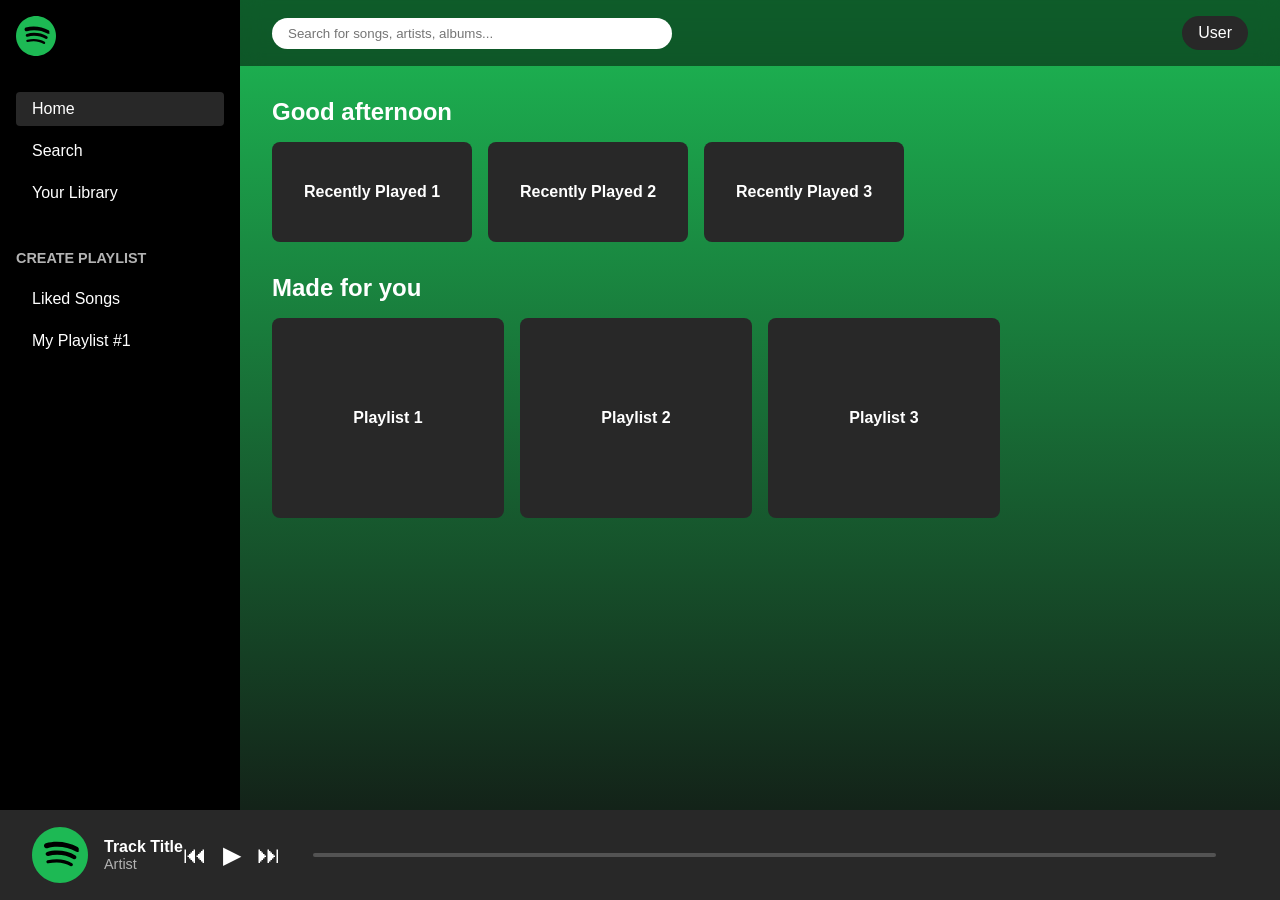
<file: index.html>
<!DOCTYPE html>
<html lang="en">
<head>
    <meta charset="UTF-8">
    <meta name="viewport" content="width=device-width, initial-scale=1.0">
    <title>Spotify Clone</title>
    <link rel="stylesheet" href="utility.css">
    <link rel="stylesheet" href="style.css">
</head>
<body>
    <div class="container">
        <nav class="sidebar">
            <div class="logo">
                <img src="logo.svg" alt="Spotify Logo" class="logo-img">
            </div>
            <ul class="nav-links">
                <li><a href="#" class="nav-link active" data-page="home">Home</a></li>
                <li><a href="#" class="nav-link" data-page="search">Search</a></li>
                <li><a href="#" class="nav-link" data-page="library">Your Library</a></li>
            </ul>
            <div class="playlists">
                <h3>Create Playlist</h3>
                <ul class="playlist-list">
                    <li><a href="#" class="playlist-link">Liked Songs</a></li>
                    <li><a href="#" class="playlist-link">My Playlist #1</a></li>
                </ul>
            </div>
        </nav>
        <main class="main-content">
            <header class="header">
                <div class="search-bar">
                    <input type="text" placeholder="Search for songs, artists, albums..." class="search-input">
                </div>
                <div class="user-profile">
                    <span>User</span>
                </div>
            </header>
            <section class="content" id="home">
                <h2>Good afternoon</h2>
                <div class="recently-played">
                    <div class="card">Recently Played 1</div>
                    <div class="card">Recently Played 2</div>
                    <div class="card">Recently Played 3</div>
                </div>
                <h2>Made for you</h2>
                <div class="playlists-grid">
                    <div class="playlist-card">Playlist 1</div>
                    <div class="playlist-card">Playlist 2</div>
                    <div class="playlist-card">Playlist 3</div>
                </div>
            </section>
            <section class="content hidden" id="search">
                <h2>Search</h2>
                <div class="search-results">
                    <!-- Search results will be populated here -->
                </div>
            </section>
            <section class="content hidden" id="library">
                <h2>Your Library</h2>
                <div class="library-content">
                    <div class="library-item">Liked Songs</div>
                    <div class="library-item">My Playlist #1</div>
                </div>
            </section>
        </main>
    </div>
    <footer class="player">
        <div class="now-playing">
            <img src="logo.svg" alt="Album Art" class="album-art">
            <div class="track-info">
                <span class="track-title">Track Title</span>
                <span class="artist">Artist</span>
            </div>
        </div>
        <div class="controls">
            <button class="control-btn" id="prev">⏮</button>
            <button class="control-btn" id="play-pause">▶</button>
            <button class="control-btn" id="next">⏭</button>
        </div>
        <div class="progress">
            <div class="progress-bar">
                <div class="progress-fill"></div>
            </div>
        </div>
    </footer>
    <script src="script.js"></script>
</body>
</html>
</file>
<file: utility.css>
/* Utility CSS for Spotify Clone */

/* CSS Reset */
* {
    margin: 0;
    padding: 0;
    box-sizing: border-box;
}

body {
    font-family: 'Helvetica Neue', Helvetica, Arial, sans-serif;
    background-color: #121212;
    color: #ffffff;
    overflow-x: hidden;
}

a {
    text-decoration: none;
    color: inherit;
}

ul {
    list-style: none;
}

button {
    background: none;
    border: none;
    cursor: pointer;
    color: inherit;
}

/* Utility Classes */
.hidden {
    display: none;
}

.flex {
    display: flex;
}

.flex-column {
    flex-direction: column;
}

.justify-center {
    justify-content: center;
}

.align-center {
    align-items: center;
}

.space-between {
    justify-content: space-between;
}

.space-around {
    justify-content: space-around;
}

.wrap {
    flex-wrap: wrap;
}

.gap-1 {
    gap: 1rem;
}

.gap-2 {
    gap: 2rem;
}

.p-1 {
    padding: 1rem;
}

.p-2 {
    padding: 2rem;
}

.m-1 {
    margin: 1rem;
}

.m-2 {
    margin: 2rem;
}

.text-center {
    text-align: center;
}

.w-100 {
    width: 100%;
}

.h-100 {
    height: 100%;
}

/* Colors */
.bg-dark {
    background-color: #121212;
}

.bg-green {
    background-color: #1db954;
}

.text-white {
    color: #ffffff;
}

.text-gray {
    color: #b3b3b3;
}

.border {
    border: 2px solid red;
}
</file>
<file: style.css>
/* Spotify Clone Styles */

.container {
    display: flex;
    height: 100vh;
}

.sidebar {
    width: 240px;
    background-color: #000000;
    padding: 1rem;
    display: flex;
    flex-direction: column;
}

.logo {
    margin-bottom: 2rem;
}

.logo-img {
    width: 40px;
    height: 40px;
}

.nav-links {
    margin-bottom: 2rem;
}

.nav-link {
    display: block;
    padding: 0.5rem 1rem;
    margin-bottom: 0.5rem;
    border-radius: 4px;
    transition: background-color 0.3s;
}

.nav-link:hover,
.nav-link.active {
    background-color: #282828;
}

.playlists h3 {
    margin-bottom: 1rem;
    font-size: 0.9rem;
    text-transform: uppercase;
    color: #b3b3b3;
}

.playlist-list .playlist-link {
    display: block;
    padding: 0.5rem 1rem;
    margin-bottom: 0.5rem;
    border-radius: 4px;
    transition: background-color 0.3s;
}

.playlist-list .playlist-link:hover {
    background-color: #282828;
}

.main-content {
    flex: 1;
    display: flex;
    flex-direction: column;
    background: linear-gradient(to bottom, #1db954, #121212);
    overflow-y: auto;
}

.header {
    display: flex;
    justify-content: space-between;
    align-items: center;
    padding: 1rem 2rem;
    background-color: rgba(0, 0, 0, 0.5);
    backdrop-filter: blur(10px);
}

.search-bar {
    flex: 1;
    max-width: 400px;
}

.search-input {
    width: 100%;
    padding: 0.5rem 1rem;
    border-radius: 20px;
    border: none;
    background-color: #ffffff;
    color: #000000;
}

.user-profile {
    padding: 0.5rem 1rem;
    background-color: #282828;
    border-radius: 20px;
}

.content {
    padding: 2rem;
}

.content h2 {
    margin-bottom: 1rem;
    font-size: 1.5rem;
}

.recently-played {
    display: flex;
    gap: 1rem;
    margin-bottom: 2rem;
}

.card {
    width: 200px;
    height: 100px;
    background-color: #282828;
    border-radius: 8px;
    display: flex;
    align-items: center;
    justify-content: center;
    font-weight: bold;
}

.playlists-grid {
    display: grid;
    grid-template-columns: repeat(auto-fill, minmax(200px, 1fr));
    gap: 1rem;
}

.playlist-card {
    height: 200px;
    background-color: #282828;
    border-radius: 8px;
    display: flex;
    align-items: center;
    justify-content: center;
    font-weight: bold;
}

.search-results {
    display: grid;
    grid-template-columns: repeat(auto-fill, minmax(200px, 1fr));
    gap: 1rem;
}

.library-content {
    display: flex;
    flex-direction: column;
    gap: 1rem;
}

.library-item {
    padding: 1rem;
    background-color: #282828;
    border-radius: 8px;
    font-weight: bold;
}

.player {
    position: fixed;
    bottom: 0;
    left: 0;
    right: 0;
    height: 90px;
    background-color: #282828;
    display: flex;
    align-items: center;
    justify-content: space-between;
    padding: 0 2rem;
    z-index: 1000;
}

.now-playing {
    display: flex;
    align-items: center;
    gap: 1rem;
}

.album-art {
    width: 56px;
    height: 56px;
    border-radius: 4px;
}

.track-info {
    display: flex;
    flex-direction: column;
}

.track-title {
    font-weight: bold;
}

.artist {
    color: #b3b3b3;
    font-size: 0.9rem;
}

.controls {
    display: flex;
    gap: 1rem;
}

.control-btn {
    font-size: 1.5rem;
    color: #ffffff;
}

.progress {
    flex: 1;
    margin: 0 2rem;
}

.progress-bar {
    width: 100%;
    height: 4px;
    background-color: #535353;
    border-radius: 2px;
    position: relative;
}

.progress-fill {
    height: 100%;
    background-color: #ffffff;
    border-radius: 2px;
    width: 0%;
}

.left{
  width: 25vw;
}
.right{
  width: 75vw;
}
</file>
<file: .vs/utility.css>
/* Utility CSS for Spotify Clone */

/* CSS Reset */
* {
    margin: 0;
    padding: 0;
    box-sizing: border-box;
}

body {
    font-family: 'Helvetica Neue', Helvetica, Arial, sans-serif;
    background-color: #121212;
    color: #ffffff;
    overflow-x: hidden;
}

a {
    text-decoration: none;
    color: inherit;
}

ul {
    list-style: none;
}

button {
    background: none;
    border: none;
    cursor: pointer;
    color: inherit;
}

/* Utility Classes */
.hidden {
    display: none;
}

.flex {
    display: flex;
}

.flex-column {
    flex-direction: column;
}

.justify-center {
    justify-content: center;
}

.align-center {
    align-items: center;
}

.space-between {
    justify-content: space-between;
}

.space-around {
    justify-content: space-around;
}

.wrap {
    flex-wrap: wrap;
}

.gap-1 {
    gap: 1rem;
}

.gap-2 {
    gap: 2rem;
}

.p-1 {
    padding: 1rem;
}

.p-2 {
    padding: 2rem;
}

.m-1 {
    margin: 1rem;
}

.m-2 {
    margin: 2rem;
}

.text-center {
    text-align: center;
}

.w-100 {
    width: 100%;
}

.h-100 {
    height: 100%;
}

/* Colors */
.bg-dark {
    background-color: #121212;
}

.bg-green {
    background-color: #1db954;
}

.text-white {
    color: #ffffff;
}

.text-gray {
    color: #b3b3b3;
}

.border {
    border: 2px solid red;
}
</file>
<file: .vs/style.css>
/* Spotify Clone Styles */

.container {
    display: flex;
    height: 100vh;
}

.sidebar {
    width: 240px;
    background-color: #000000;
    padding: 1rem;
    display: flex;
    flex-direction: column;
}

.logo {
    margin-bottom: 2rem;
}

.logo-img {
    width: 40px;
    height: 40px;
}

.nav-links {
    margin-bottom: 2rem;
}

.nav-link {
    display: block;
    padding: 0.5rem 1rem;
    margin-bottom: 0.5rem;
    border-radius: 4px;
    transition: background-color 0.3s;
}

.nav-link:hover,
.nav-link.active {
    background-color: #282828;
}

.playlists h3 {
    margin-bottom: 1rem;
    font-size: 0.9rem;
    text-transform: uppercase;
    color: #b3b3b3;
}

.playlist-list .playlist-link {
    display: block;
    padding: 0.5rem 1rem;
    margin-bottom: 0.5rem;
    border-radius: 4px;
    transition: background-color 0.3s;
}

.playlist-list .playlist-link:hover {
    background-color: #282828;
}

.main-content {
    flex: 1;
    display: flex;
    flex-direction: column;
    background: linear-gradient(to bottom, #1db954, #121212);
    overflow-y: auto;
}

.header {
    display: flex;
    justify-content: space-between;
    align-items: center;
    padding: 1rem 2rem;
    background-color: rgba(0, 0, 0, 0.5);
    backdrop-filter: blur(10px);
}

.search-bar {
    flex: 1;
    max-width: 400px;
}

.search-input {
    width: 100%;
    padding: 0.5rem 1rem;
    border-radius: 20px;
    border: none;
    background-color: #ffffff;
    color: #000000;
}

.user-profile {
    padding: 0.5rem 1rem;
    background-color: #282828;
    border-radius: 20px;
}

.content {
    padding: 2rem;
}

.content h2 {
    margin-bottom: 1rem;
    font-size: 1.5rem;
}

.recently-played {
    display: flex;
    gap: 1rem;
    margin-bottom: 2rem;
}

.card {
    width: 200px;
    height: 100px;
    background-color: #282828;
    border-radius: 8px;
    display: flex;
    align-items: center;
    justify-content: center;
    font-weight: bold;
}

.playlists-grid {
    display: grid;
    grid-template-columns: repeat(auto-fill, minmax(200px, 1fr));
    gap: 1rem;
}

.playlist-card {
    height: 200px;
    background-color: #282828;
    border-radius: 8px;
    display: flex;
    align-items: center;
    justify-content: center;
    font-weight: bold;
}

.search-results {
    display: grid;
    grid-template-columns: repeat(auto-fill, minmax(200px, 1fr));
    gap: 1rem;
}

.library-content {
    display: flex;
    flex-direction: column;
    gap: 1rem;
}

.library-item {
    padding: 1rem;
    background-color: #282828;
    border-radius: 8px;
    font-weight: bold;
}

.player {
    position: fixed;
    bottom: 0;
    left: 0;
    right: 0;
    height: 90px;
    background-color: #282828;
    display: flex;
    align-items: center;
    justify-content: space-between;
    padding: 0 2rem;
    z-index: 1000;
}

.now-playing {
    display: flex;
    align-items: center;
    gap: 1rem;
}

.album-art {
    width: 56px;
    height: 56px;
    border-radius: 4px;
}

.track-info {
    display: flex;
    flex-direction: column;
}

.track-title {
    font-weight: bold;
}

.artist {
    color: #b3b3b3;
    font-size: 0.9rem;
}

.controls {
    display: flex;
    gap: 1rem;
}

.control-btn {
    font-size: 1.5rem;
    color: #ffffff;
}

.progress {
    flex: 1;
    margin: 0 2rem;
}

.progress-bar {
    width: 100%;
    height: 4px;
    background-color: #535353;
    border-radius: 2px;
    position: relative;
}

.progress-fill {
    height: 100%;
    background-color: #ffffff;
    border-radius: 2px;
    width: 0%;
}

.left{
  width: 25vw;
}
.right{
  width: 75vw;
}
</file>
